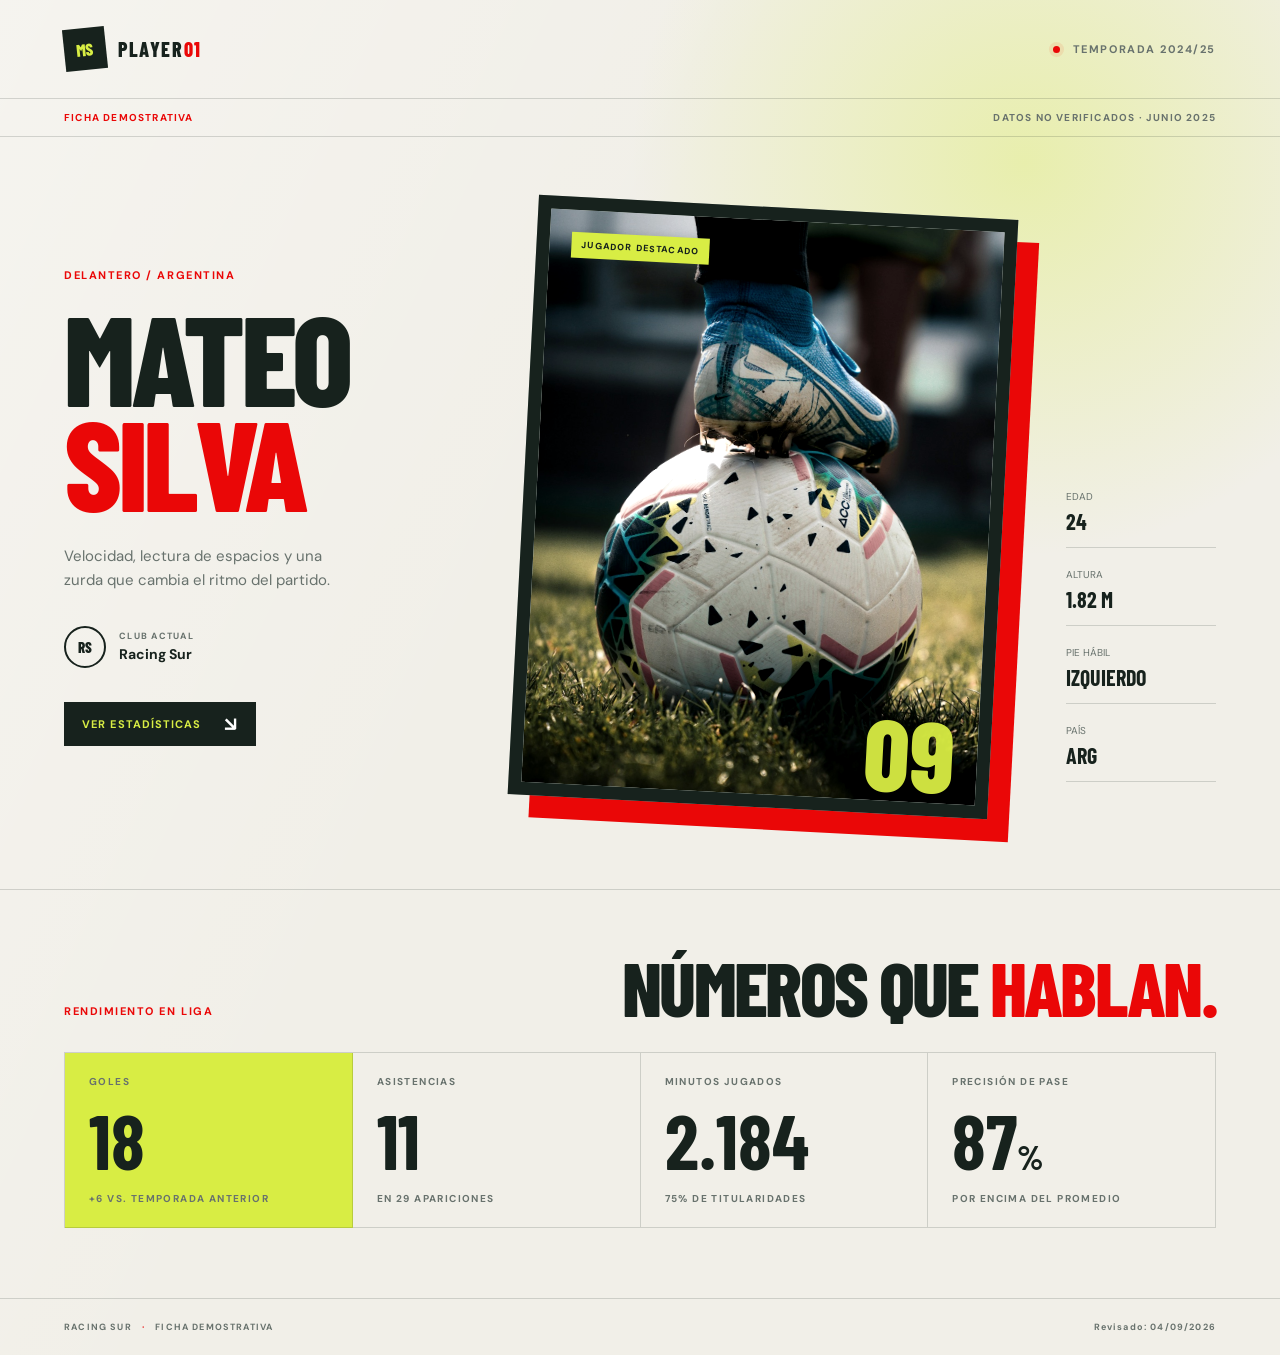
<file: index.html>
<!doctype html>
<html lang="es">
<head>
  <meta charset="utf-8">
  <meta name="viewport" content="width=device-width, initial-scale=1">
  <meta name="description" content="Ficha demostrativa de Mateo Silva, futbolista profesional.">
  <title>Mateo Silva | Perfil del jugador</title>
  <link rel="preconnect" href="https://fonts.googleapis.com">
  <link rel="preconnect" href="https://fonts.gstatic.com" crossorigin>
  <link href="https://fonts.googleapis.com/css2?family=Barlow+Condensed:wght@500;600;700;800&family=DM+Sans:wght@400;500;700&display=swap" rel="stylesheet">
  <link rel="stylesheet" href="styles.css">
</head>
<body>
  <main class="player-page">
    <nav class="topbar" aria-label="Navegación principal">
      <a class="brand" href="index.html" aria-label="Inicio de la ficha">
        <span class="brand-mark">MS</span>
        <span class="brand-name">PLAYER<span>01</span></span>
      </a>
      <div class="season-label"><span class="status-dot"></span> Temporada 2024/25</div>
    </nav>

    <div class="demo-notice" role="note">
      <span>Ficha demostrativa</span>
      <span>Datos no verificados · Junio 2025</span>
    </div>

    <section class="hero" aria-labelledby="player-name">
      <div class="hero-copy">
        <p class="eyebrow">Delantero / Argentina</p>
        <h1 id="player-name">Mateo<br><em>Silva</em></h1>
        <p class="intro">Velocidad, lectura de espacios y una zurda que cambia el ritmo del partido.</p>
        <div class="club-line">
          <div class="club-badge">RS</div>
          <div>
            <span class="club-caption">Club actual</span>
            <strong>Racing Sur</strong>
          </div>
        </div>
        <a class="primary-action" href="#stats">Ver estadísticas <span aria-hidden="true">↘</span></a>
      </div>

      <div class="hero-portrait">
        <div class="portrait-frame">
          <img src="assets/player.jpg" alt="Futbolista controlando el balón durante un partido" decoding="async" onerror="this.closest('.portrait-frame').classList.add('image-fallback'); this.remove()">
          <span class="image-fallback-label">Imagen no disponible</span>
          <div class="portrait-number">09</div>
          <div class="portrait-tag">Jugador destacado</div>
        </div>
        <div class="sunburst" aria-hidden="true"></div>
      </div>

      <aside class="player-meta" aria-label="Datos personales">
        <div><span>Edad</span><strong>24</strong></div>
        <div><span>Altura</span><strong>1.82 m</strong></div>
        <div><span>Pie hábil</span><strong>Izquierdo</strong></div>
        <div><span>País</span><strong>ARG</strong></div>
      </aside>
    </section>

    <section class="stats-section" id="stats" aria-labelledby="stats-title">
      <div class="section-heading">
        <p class="eyebrow">Rendimiento en liga</p>
        <h2 id="stats-title">Números que <em>hablan.</em></h2>
      </div>
      <div class="stats-grid">
        <article class="stat-card stat-card--accent"><span class="stat-label">Goles</span><strong>18</strong><span class="stat-note">+6 vs. temporada anterior</span></article>
        <article class="stat-card"><span class="stat-label">Asistencias</span><strong>11</strong><span class="stat-note">En 29 apariciones</span></article>
        <article class="stat-card"><span class="stat-label">Minutos jugados</span><strong>2.184</strong><span class="stat-note">75% de titularidades</span></article>
        <article class="stat-card"><span class="stat-label">Precisión de pase</span><strong>87<small>%</small></strong><span class="stat-note">Por encima del promedio</span></article>
      </div>
    </section>

    <footer class="footer">
      <span>RACING SUR <b>·</b> FICHA DEMOSTRATIVA</span>
      <span>Revisado: 04/09/2026</span>
    </footer>
  </main>
</body>
</html>
</file>
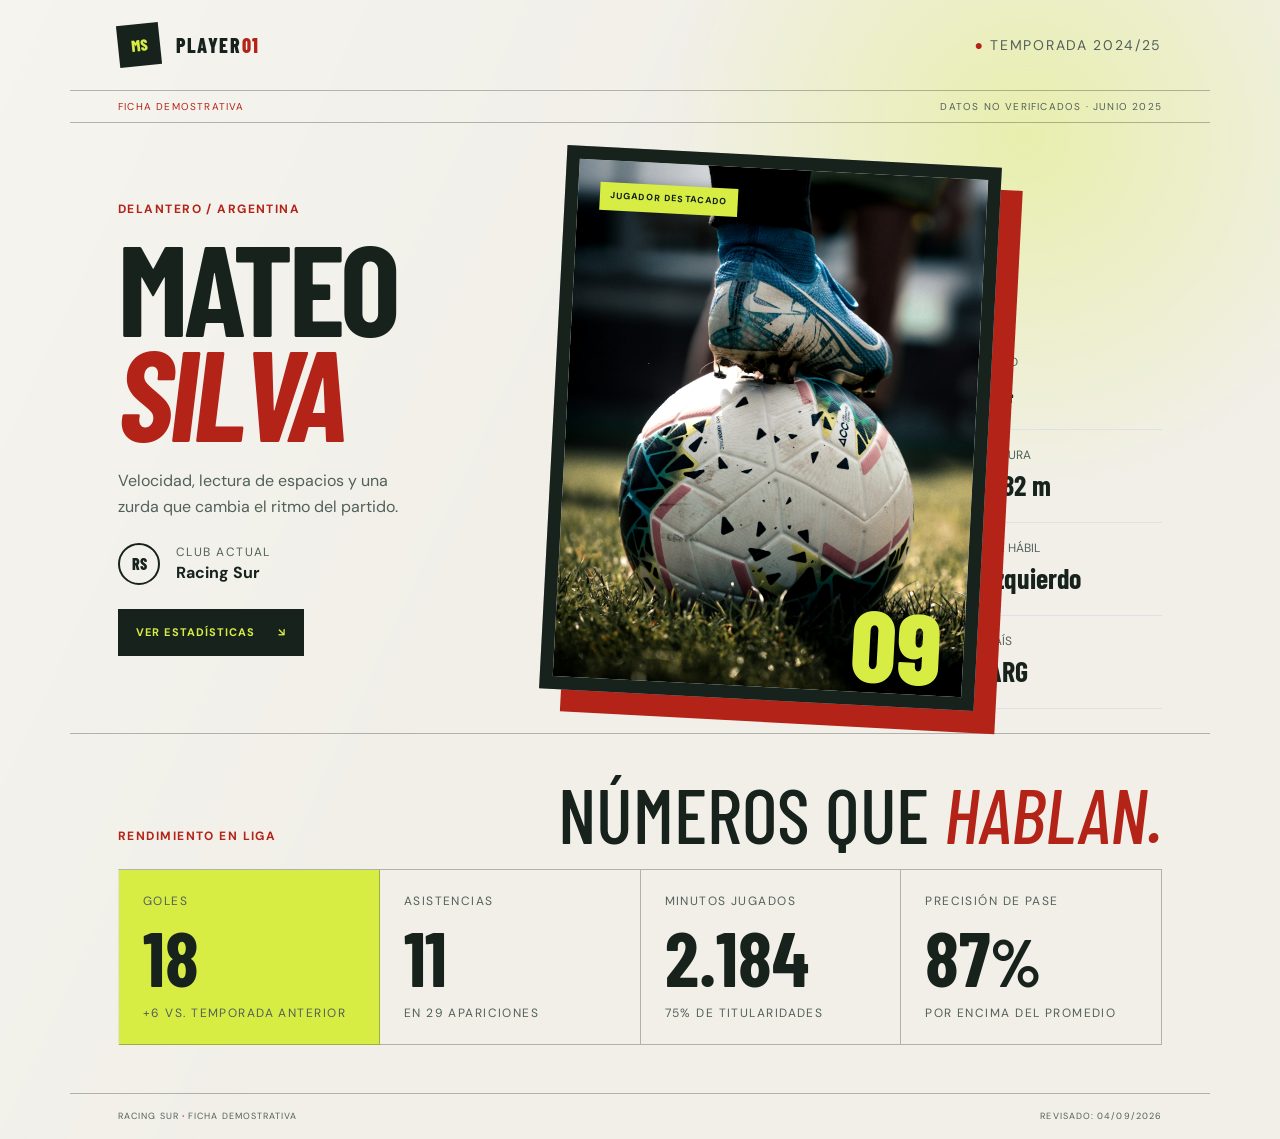
<file: index2.html>
<!doctype html>
<html lang="es">
<head>
  <meta charset="utf-8">
  <meta name="viewport" content="width=device-width, initial-scale=1">
  <meta name="description" content="Ficha demostrativa de Mateo Silva, futbolista profesional.">
  <title>Mateo Silva | Bootstrap</title>
  <link rel="preconnect" href="https://fonts.googleapis.com">
  <link rel="preconnect" href="https://fonts.gstatic.com" crossorigin>
  <link href="https://fonts.googleapis.com/css2?family=Barlow+Condensed:wght@500;600;700;800&family=DM+Sans:wght@400;500;700&display=swap" rel="stylesheet">
  <link href="https://cdn.jsdelivr.net/npm/bootstrap@5.3.3/dist/css/bootstrap.min.css" rel="stylesheet">
  <style>
    :root { --ink: #17221d; --muted: #52605a; --paper: #f1efe8; --lime: #d8ed44; --orange: #b42318; --line: rgba(23,34,29,.3); --display: "Barlow Condensed", Impact, sans-serif; --body: "DM Sans", Arial, sans-serif; }
    body { margin: 0; color: var(--ink); background: var(--paper); font-family: var(--body); font-size: 16px; }
    .page { min-height: 100vh; background: linear-gradient(115deg, rgba(255,255,255,.3), transparent 42%), radial-gradient(circle at 80% 12%, rgba(216,237,68,.36), transparent 25%), var(--paper); }
    .display-font, h1, h2, .brand-name, .stat-number, .meta-value { font-family: var(--display); }
    .text-secondary { color: var(--muted) !important; }
    .tracking { letter-spacing: .12em; text-transform: uppercase; }
    .skip-link { position: absolute; top: 1rem; left: 1rem; z-index: 10; padding: .75rem 1rem; background: var(--ink); color: white; transform: translateY(-200%); }
    .skip-link:focus { transform: translateY(0); color: white; }
    a:focus-visible { outline: 3px solid var(--orange); outline-offset: 4px; }
    .top-border { border-top: 1px solid var(--line); }
    .bottom-border { border-bottom: 1px solid var(--line); }
    .brand-mark { display: inline-grid; width: 42px; height: 42px; place-items: center; background: var(--ink); color: var(--lime); transform: rotate(-6deg); font-family: var(--display); font-weight: 800; }
    .brand-name { color: var(--ink); font-size: 20px; font-weight: 800; letter-spacing: .08em; }
    .brand-name span, .accent { color: var(--orange); }
    .hero-title { font-size: clamp(76px, 10vw, 150px); line-height: .82; letter-spacing: -.035em; }
    .portrait-wrap { position: relative; display: grid; place-items: center; min-height: 610px; }
    .portrait { position: relative; z-index: 1; width: min(100%, 480px); aspect-ratio: 4 / 5; overflow: hidden; border: 13px solid var(--ink); background: #b7c1b9; box-shadow: 22px 22px 0 var(--orange); transform: rotate(3deg); }
    .portrait img { width: 100%; height: 100%; object-fit: cover; filter: saturate(.8) contrast(1.08); }
    .sunburst { position: absolute; width: 330px; height: 330px; border-radius: 50%; background: repeating-conic-gradient(from 20deg, rgba(216,237,68,.9) 0deg 12deg, transparent 12deg 25deg); }
    .portrait-number { position: absolute; right: 22px; bottom: 10px; color: var(--lime); font-family: var(--display); font-size: 100px; font-weight: 800; line-height: .8; }
    .portrait-tag { position: absolute; top: 22px; left: 22px; padding: 7px 10px; background: var(--lime); font-size: 9px; font-weight: 800; letter-spacing: .13em; text-transform: uppercase; }
    .action { display: inline-flex; gap: 22px; padding: 15px 18px; background: var(--ink); color: var(--lime); font-size: 11px; font-weight: 700; letter-spacing: .1em; text-decoration: none; text-transform: uppercase; }
    .action:hover, .action:focus-visible { color: white; background: var(--orange); }
    .club-badge { display: grid; width: 42px; height: 42px; place-items: center; border: 2px solid var(--ink); border-radius: 50%; font-family: var(--display); font-weight: 800; }
    .stat-card { min-height: 175px; padding: 22px 24px; border-right: 1px solid var(--line); border-bottom: 1px solid var(--line); }
    .stat-card.accent-card { background: var(--lime); }
    .stat-number { font-size: clamp(58px, 6vw, 88px); line-height: .8; }
    .fallback-label { display: none; position: absolute; inset: 50% auto auto 50%; padding: 10px 14px; background: var(--ink); color: var(--lime); font-size: 12px; font-weight: 700; transform: translate(-50%, -50%); }
    .image-fallback .fallback-label { display: block; }
    @media (prefers-reduced-motion: reduce) { html { scroll-behavior: auto; } *, *::before, *::after { transition-duration: .01ms !important; transform: none !important; } }
    @media (max-width: 767px) { .portrait-wrap { min-height: 420px; margin: 12px 18px 30px; } .hero-title { font-size: clamp(76px, 24vw, 130px); } .portrait { width: min(100%, 355px); } .sunburst { width: 245px; height: 245px; } }
  </style>
</head>
<body>
  <a class="skip-link" href="#main-content">Saltar al contenido principal</a>
  <main class="page">
    <nav class="container-xl py-4 px-4 px-lg-5 d-flex justify-content-between align-items-center bottom-border" aria-label="Navegación principal">
      <a class="d-flex align-items-center gap-3 text-decoration-none" href="index.html" aria-label="Inicio de la ficha"><span class="brand-mark">MS</span><span class="brand-name">PLAYER<span>01</span></span></a>
      <span class="tracking text-secondary small"><span class="accent">●</span> Temporada 2024/25</span>
    </nav>
    <div class="container-xl px-4 px-lg-5 py-2 d-flex justify-content-between bottom-border tracking text-secondary" style="font-size:10px"><span class="accent">Ficha demostrativa</span><span>Datos no verificados · Junio 2025</span></div>

    <section id="main-content" class="container-xl px-4 px-lg-5 py-5 py-lg-0" aria-labelledby="player-name" tabindex="-1">
      <div class="row align-items-center g-4 g-lg-0">
        <div class="col-md-5 py-lg-5">
          <p class="tracking accent fw-bold" style="font-size:12px">Delantero / Argentina</p>
          <h1 id="player-name" class="hero-title fw-bold text-uppercase mb-4">Mateo<br><em class="accent">Silva</em></h1>
          <p class="text-secondary" style="max-width:285px; line-height:1.6">Velocidad, lectura de espacios y una zurda que cambia el ritmo del partido.</p>
          <div class="d-flex align-items-center gap-3 my-4"><div class="club-badge">RS</div><div><span class="d-block tracking text-secondary" style="font-size:12px">Club actual</span><strong>Racing Sur</strong></div></div>
          <a class="action" href="#stats">Ver estadísticas <span aria-hidden="true">↘</span></a>
        </div>
        <div class="col-md-5 portrait-wrap">
          <div class="sunburst" aria-hidden="true"></div>
          <div class="portrait"><img src="assets/player.jpg" alt="Futbolista controlando el balón durante un partido" onerror="this.closest('.portrait').classList.add('image-fallback'); this.remove()"><span class="fallback-label">Imagen no disponible</span><div class="portrait-number">09</div><div class="portrait-tag">Jugador destacado</div></div>
        </div>
        <aside class="col-md-2 align-self-end pb-4" aria-label="Datos personales">
          <div class="border-bottom py-3"><span class="d-block text-secondary text-uppercase" style="font-size:12px">Edad</span><strong class="meta-value fs-3">24</strong></div>
          <div class="border-bottom py-3"><span class="d-block text-secondary text-uppercase" style="font-size:12px">Altura</span><strong class="meta-value fs-3">1.82 m</strong></div>
          <div class="border-bottom py-3"><span class="d-block text-secondary text-uppercase" style="font-size:12px">Pie hábil</span><strong class="meta-value fs-3">Izquierdo</strong></div>
          <div class="border-bottom py-3"><span class="d-block text-secondary text-uppercase" style="font-size:12px">País</span><strong class="meta-value fs-3">ARG</strong></div>
        </aside>
      </div>
    </section>

    <section id="stats" class="container-xl px-4 px-lg-5 py-5 top-border" aria-labelledby="stats-title">
      <div class="d-flex flex-column flex-md-row justify-content-between align-items-md-end gap-3 mb-4"><p class="tracking accent fw-bold mb-0" style="font-size:12px">Rendimiento en liga</p><h2 id="stats-title" class="display-font text-uppercase text-md-end mb-0" style="font-size:clamp(45px,6vw,80px);line-height:.82">Números que <em class="accent">hablan.</em></h2></div>
      <div class="row g-0 top-border border-start">
        <article class="col-6 col-lg-3 stat-card accent-card d-flex flex-column justify-content-between"><span class="tracking text-secondary" style="font-size:12px">Goles</span><strong class="stat-number">18</strong><span class="tracking text-secondary" style="font-size:12px">+6 vs. temporada anterior</span></article>
        <article class="col-6 col-lg-3 stat-card d-flex flex-column justify-content-between"><span class="tracking text-secondary" style="font-size:12px">Asistencias</span><strong class="stat-number">11</strong><span class="tracking text-secondary" style="font-size:12px">En 29 apariciones</span></article>
        <article class="col-6 col-lg-3 stat-card d-flex flex-column justify-content-between"><span class="tracking text-secondary" style="font-size:12px">Minutos jugados</span><strong class="stat-number">2.184</strong><span class="tracking text-secondary" style="font-size:12px">75% de titularidades</span></article>
        <article class="col-6 col-lg-3 stat-card d-flex flex-column justify-content-between"><span class="tracking text-secondary" style="font-size:12px">Precisión de pase</span><strong class="stat-number">87<small>%</small></strong><span class="tracking text-secondary" style="font-size:12px">Por encima del promedio</span></article>
      </div>
    </section>
    <footer class="container-xl px-4 px-lg-5 py-3 top-border d-flex flex-column flex-md-row justify-content-between gap-2 tracking text-secondary" style="font-size:9px"><span>RACING SUR <b class="accent">·</b> FICHA DEMOSTRATIVA</span><span>Revisado: 04/09/2026</span></footer>
  </main>
</body>
</html>
</file>
<file: styles.css>
:root {
  --ink: #17221d;
  --muted: #68726d;
  --paper: #f1efe8;
  --lime: #d8ed44;
  --orange: #ea0707;
  --line: rgba(23, 34, 29, 0.16);
  --display: "Barlow Condensed", Impact, sans-serif;
  --body: "DM Sans", Arial, sans-serif;
}

* {
  box-sizing: border-box;
}

html {
  scroll-behavior: smooth;
}

body {
  margin: 0;
  color: var(--ink);
  background: var(--paper);
  font-family: var(--body);
}

.player-page {
  min-height: 100vh;
  overflow: hidden;
  background:
    linear-gradient(115deg, rgba(255,255,255,.3), transparent 42%),
    radial-gradient(circle at 80% 12%, rgba(216,237,68,.36), transparent 25%),
    var(--paper);
}

.topbar {
  display: flex;
  align-items: center;
  justify-content: space-between;
  max-width: 1380px;
  margin: 0 auto;
  padding: 28px clamp(22px, 5vw, 72px);
  border-bottom: 1px solid var(--line);
}

.brand {
  display: inline-flex;
  align-items: center;
  gap: 12px;
  color: var(--ink);
  text-decoration: none;
}

.brand-mark {
  display: grid;
  width: 42px;
  height: 42px;
  place-items: center;
  background: var(--ink);
  color: var(--lime);
  font-family: var(--display);
  font-size: 17px;
  font-weight: 800;
  transform: rotate(-6deg);
}

.brand-name {
  font-family: var(--display);
  font-size: 20px;
  font-weight: 800;
  letter-spacing: .08em;
}

.brand-name span {
  color: var(--orange);
}

.season-label,
.club-caption,
.stat-label,
.stat-note,
.eyebrow {
  font-size: 11px;
  font-weight: 700;
  letter-spacing: .14em;
  text-transform: uppercase;
}

.season-label {
  color: var(--muted);
}

.status-dot {
  display: inline-block;
  width: 7px;
  height: 7px;
  margin-right: 8px;
  border-radius: 50%;
  background: var(--orange);
  box-shadow: 0 0 0 4px rgba(238,115,70,.15);
}

.demo-notice {
  display: flex;
  justify-content: space-between;
  max-width: 1380px;
  margin: 0 auto;
  padding: 12px clamp(22px, 5vw, 72px);
  border-bottom: 1px solid var(--line);
  color: var(--muted);
  font-size: 10px;
  font-weight: 700;
  letter-spacing: .12em;
  text-transform: uppercase;
}

.demo-notice span:first-child {
  color: var(--orange);
}

.hero {
  position: relative;
  display: grid;
  grid-template-columns: minmax(280px, .82fr) minmax(390px, 1.25fr) 150px;
  align-items: center;
  max-width: 1380px;
  min-height: 650px;
  margin: 0 auto;
  padding: 70px clamp(22px, 5vw, 72px) 82px;
}

.hero-copy {
  position: relative;
  z-index: 2;
}

.eyebrow {
  margin: 0 0 22px;
  color: var(--orange);
}

h1,
h2 {
  margin: 0;
  font-family: var(--display);
  font-weight: 800;
  letter-spacing: -.035em;
  line-height: .82;
  text-transform: uppercase;
}

h1 {
  font-size: clamp(76px, 10vw, 150px);
}

h1 em,
h2 em {
  color: var(--orange);
  font-style: normal;
}

.intro {
  max-width: 285px;
  margin: 30px 0 34px;
  color: var(--muted);
  font-size: 15px;
  line-height: 1.6;
}

.club-line {
  display: flex;
  align-items: center;
  gap: 13px;
  margin-bottom: 34px;
}

.club-badge {
  display: grid;
  width: 42px;
  height: 42px;
  place-items: center;
  border: 2px solid var(--ink);
  border-radius: 50%;
  font-family: var(--display);
  font-size: 15px;
  font-weight: 800;
}

.club-line strong,
.club-caption {
  display: block;
}

.club-line strong {
  margin-top: 3px;
  font-size: 14px;
}

.club-caption {
  color: var(--muted);
  font-size: 9px;
}

.primary-action {
  display: inline-flex;
  align-items: center;
  gap: 22px;
  padding: 15px 18px;
  background: var(--ink);
  color: var(--lime);
  font-size: 11px;
  font-weight: 700;
  letter-spacing: .1em;
  text-decoration: none;
  text-transform: uppercase;
  transition: transform .2s ease, background .2s ease;
}

.primary-action span {
  color: white;
  font-size: 20px;
  line-height: 0;
}

.primary-action:hover {
  background: var(--orange);
  transform: translateY(-3px);
}

.primary-action:focus-visible,
.brand:focus-visible {
  outline: 3px solid var(--orange);
  outline-offset: 5px;
}

.hero-portrait {
  position: relative;
  align-self: stretch;
  display: grid;
  place-items: center;
}

.portrait-frame {
  position: relative;
  z-index: 1;
  width: min(100%, 480px);
  aspect-ratio: 4 / 5;
  overflow: hidden;
  border: 13px solid var(--ink);
  background: #b7c1b9;
  box-shadow: 22px 22px 0 var(--orange);
  transform: rotate(3deg);
}

.portrait-frame img {
  display: block;
  width: 100%;
  height: 100%;
  object-fit: cover;
  filter: saturate(.8) contrast(1.08);
}

.image-fallback-label {
  position: absolute;
  inset: 50% auto auto 50%;
  display: none;
  width: max-content;
  max-width: calc(100% - 30px);
  padding: 10px 14px;
  background: var(--ink);
  color: var(--lime);
  font-size: 10px;
  font-weight: 700;
  letter-spacing: .1em;
  text-transform: uppercase;
  transform: translate(-50%, -50%);
}

.portrait-frame.image-fallback .image-fallback-label {
  display: block;
}

.portrait-number {
  position: absolute;
  right: 22px;
  bottom: 10px;
  color: var(--lime);
  font-family: var(--display);
  font-size: 100px;
  font-weight: 800;
  line-height: .8;
  opacity: .95;
}

.portrait-tag {
  position: absolute;
  top: 22px;
  left: 22px;
  padding: 7px 10px;
  background: var(--lime);
  color: var(--ink);
  font-size: 9px;
  font-weight: 800;
  letter-spacing: .13em;
  text-transform: uppercase;
}

.sunburst {
  position: absolute;
  width: 330px;
  height: 330px;
  border-radius: 50%;
  background: repeating-conic-gradient(from 20deg, rgba(216,237,68,.9) 0deg 12deg, transparent 12deg 25deg);
  opacity: .8;
}

.player-meta {
  display: grid;
  gap: 20px;
  align-self: end;
  margin-bottom: 25px;
}

.player-meta div {
  padding-bottom: 13px;
  border-bottom: 1px solid var(--line);
}

.player-meta span,
.player-meta strong {
  display: block;
}

.player-meta span {
  margin-bottom: 5px;
  color: var(--muted);
  font-size: 10px;
  text-transform: uppercase;
}

.player-meta strong {
  font-family: var(--display);
  font-size: 22px;
  text-transform: uppercase;
}

.stats-section {
  max-width: 1380px;
  margin: 0 auto;
  padding: 65px clamp(22px, 5vw, 72px) 70px;
  border-top: 1px solid var(--line);
}

.section-heading {
  display: flex;
  align-items: end;
  justify-content: space-between;
  gap: 25px;
  margin-bottom: 34px;
}

.section-heading .eyebrow {
  margin: 0;
}

h2 {
  font-size: clamp(45px, 6vw, 80px);
  text-align: right;
}

.stats-grid {
  display: grid;
  grid-template-columns: repeat(4, 1fr);
  border-top: 1px solid var(--line);
  border-left: 1px solid var(--line);
}

.stat-card {
  display: flex;
  min-height: 175px;
  flex-direction: column;
  justify-content: space-between;
  padding: 22px 24px;
  border-right: 1px solid var(--line);
  border-bottom: 1px solid var(--line);
}

.stat-card--accent {
  background: var(--lime);
}

.stat-label,
.stat-note {
  color: var(--muted);
  font-size: 10px;
}

.stat-card strong {
  font-family: var(--display);
  font-size: clamp(58px, 6vw, 88px);
  line-height: .8;
}

.stat-card small {
  font-size: .45em;
}

.footer {
  display: flex;
  justify-content: space-between;
  max-width: 1380px;
  margin: 0 auto;
  padding: 22px clamp(22px, 5vw, 72px);
  border-top: 1px solid var(--line);
  color: var(--muted);
  font-size: 9px;
  font-weight: 700;
  letter-spacing: .13em;
}

.footer b {
  margin: 0 7px;
  color: var(--orange);
}

@media (max-width: 900px) {
  .hero {
    grid-template-columns: 1fr 1fr;
    gap: 30px;
    padding-top: 55px;
  }

  .hero-portrait {
    grid-row: span 2;
  }

  .player-meta {
    grid-column: 1 / -1;
    grid-template-columns: repeat(4, 1fr);
    align-self: auto;
    margin: 0;
  }

  .stats-grid {
    grid-template-columns: repeat(2, 1fr);
  }
}

@media (max-width: 600px) {
  .demo-notice {
    align-items: flex-start;
    flex-direction: column;
    gap: 5px;
    line-height: 1.4;
  }

  .topbar {
    padding-top: 20px;
    padding-bottom: 20px;
  }

  .season-label {
    font-size: 9px;
  }

  .hero {
    display: flex;
    flex-direction: column;
    align-items: stretch;
    padding-top: 52px;
    padding-bottom: 65px;
  }

  .hero-copy {
    order: 1;
  }

  .hero-portrait {
    order: 2;
    min-height: 420px;
    margin: 12px 18px 30px;
  }

  .player-meta {
    order: 3;
  }

  h1 {
    font-size: clamp(76px, 24vw, 130px);
  }

  .portrait-frame {
    width: min(100%, 355px);
  }

  .sunburst {
    width: 245px;
    height: 245px;
  }

  .section-heading {
    align-items: start;
    flex-direction: column;
  }

  h2 {
    text-align: left;
  }

  .stats-grid {
    grid-template-columns: 1fr 1fr;
  }

  .stat-card {
    min-height: 150px;
    padding: 17px 14px;
  }

  .stat-card strong {
    font-size: 54px;
  }

  .footer {
    align-items: start;
    flex-direction: column;
    gap: 8px;
  }
}
</file>
